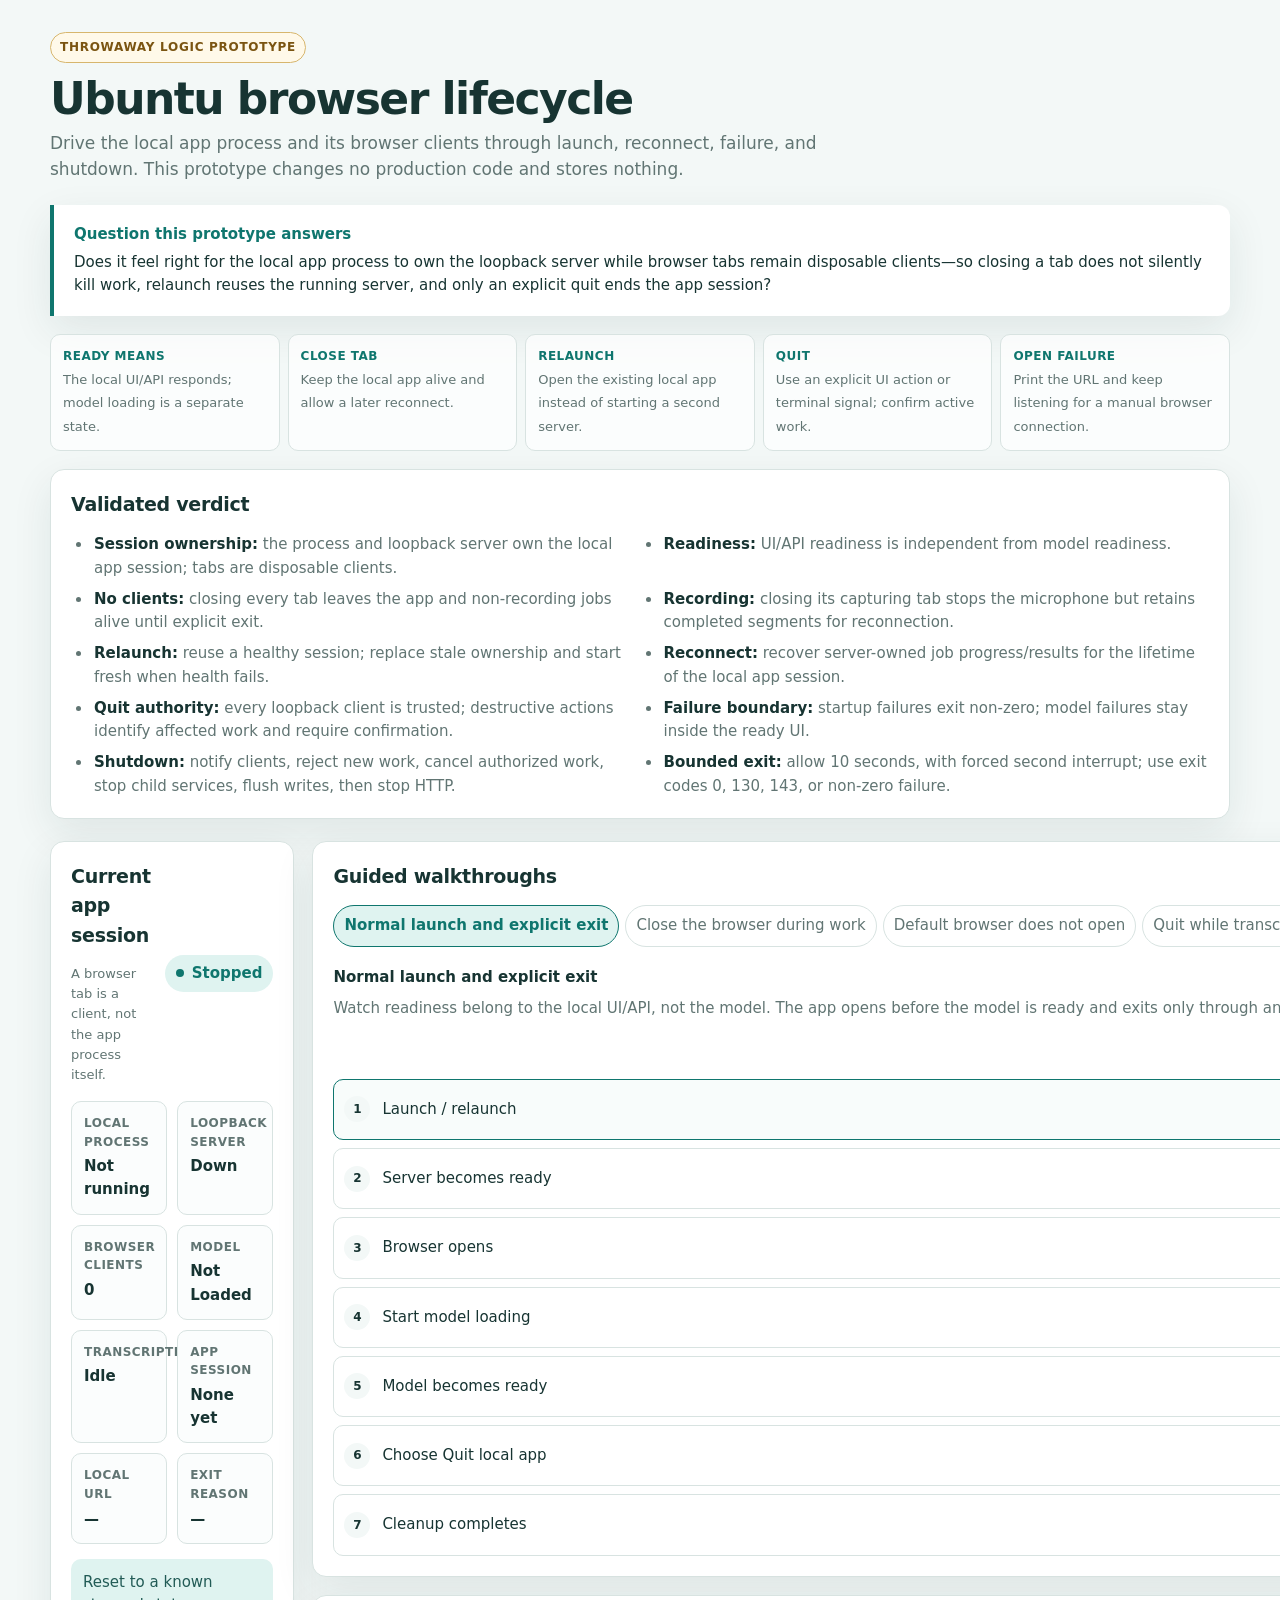
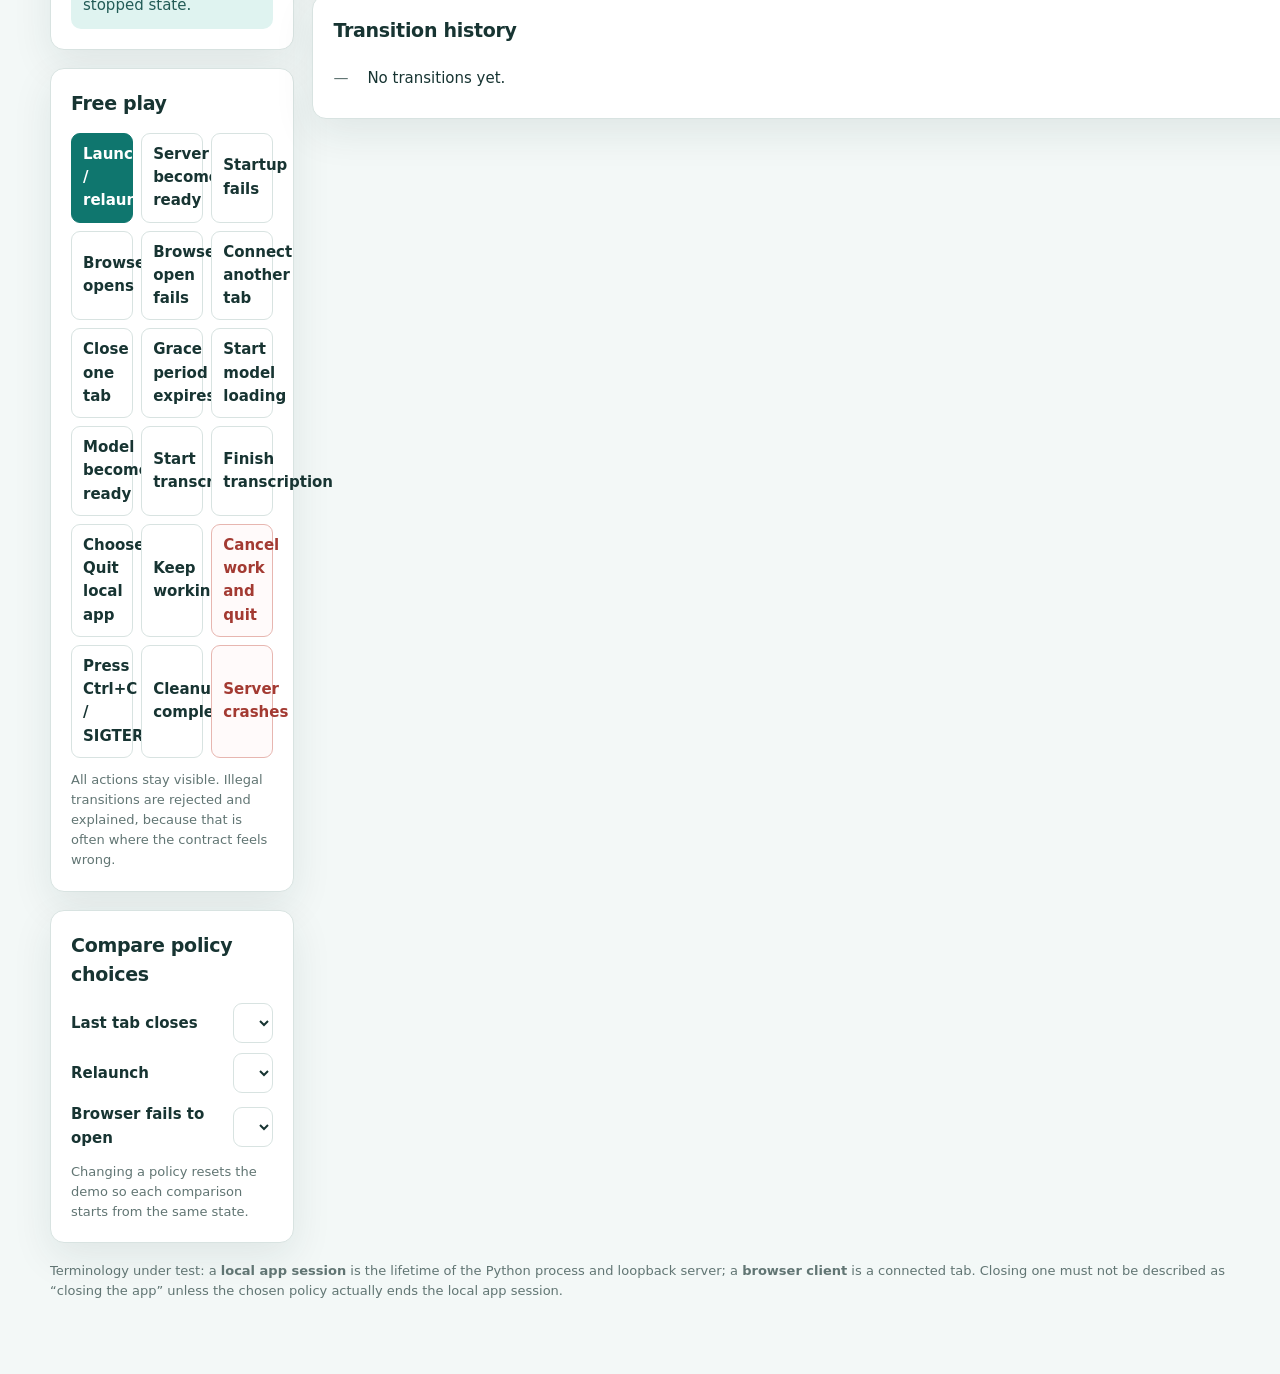
<file: webview/ubuntu-browser-lifecycle.prototype.html>
<!doctype html>
<html lang="en">
<head>
  <meta charset="utf-8">
  <meta name="viewport" content="width=device-width, initial-scale=1">
  <title>PROTOTYPE — Ubuntu browser lifecycle</title>
  <style>
    :root {
      color-scheme: light;
      --ink: #173432;
      --muted: #617573;
      --line: #d8e3e1;
      --paper: #ffffff;
      --wash: #f3f8f7;
      --accent: #0f766e;
      --accent-soft: #dff3f0;
      --warn: #9a6700;
      --warn-soft: #fff4cf;
      --danger: #a33a32;
      --danger-soft: #fde8e5;
      --shadow: 0 14px 40px rgba(23, 52, 50, 0.09);
    }

    * { box-sizing: border-box; }
    body {
      margin: 0;
      background: var(--wash);
      color: var(--ink);
      font: 15px/1.55 Inter, ui-sans-serif, system-ui, -apple-system, BlinkMacSystemFont, "Segoe UI", sans-serif;
    }
    button, select { font: inherit; }
    button { cursor: pointer; }
    .shell { width: min(1180px, calc(100% - 32px)); margin: 32px auto 72px; }
    .eyebrow {
      display: inline-flex;
      padding: 5px 9px;
      border: 1px solid #d7b66d;
      border-radius: 999px;
      color: #7a5411;
      background: #fff9e9;
      font-size: 12px;
      font-weight: 750;
      letter-spacing: .06em;
      text-transform: uppercase;
    }
    h1 { margin: 12px 0 8px; font-size: clamp(28px, 4vw, 44px); line-height: 1.08; letter-spacing: -.035em; }
    h2 { margin: 0 0 14px; font-size: 19px; letter-spacing: -.015em; }
    h3 { margin: 0 0 8px; font-size: 15px; }
    p { margin: 0; }
    .lede { max-width: 850px; color: var(--muted); font-size: 17px; }
    .question {
      margin-top: 22px;
      padding: 18px 20px;
      border-left: 4px solid var(--accent);
      background: var(--paper);
      border-radius: 0 12px 12px 0;
      box-shadow: var(--shadow);
    }
    .question strong { display: block; margin-bottom: 5px; color: var(--accent); }
    .recommendation {
      margin-top: 18px;
      display: grid;
      grid-template-columns: repeat(5, minmax(0, 1fr));
      gap: 8px;
    }
    .rule {
      padding: 12px;
      border: 1px solid var(--line);
      border-radius: 10px;
      background: rgba(255,255,255,.72);
    }
    .rule b { display: block; margin-bottom: 3px; font-size: 12px; color: var(--accent); text-transform: uppercase; letter-spacing: .04em; }
    .rule span { font-size: 13px; color: var(--muted); }
    .verdict { margin-top: 18px; }
    .verdict-list { display: grid; grid-template-columns: repeat(2, minmax(0, 1fr)); gap: 8px 22px; margin: 0; padding-left: 21px; }
    .verdict-list li { padding-left: 2px; color: var(--muted); }
    .verdict-list strong { color: var(--ink); }
    .layout { display: grid; grid-template-columns: 1.05fr .95fr; gap: 18px; margin-top: 22px; align-items: start; }
    .stack { display: grid; gap: 18px; }
    .panel {
      padding: 20px;
      border: 1px solid var(--line);
      border-radius: 14px;
      background: var(--paper);
      box-shadow: var(--shadow);
    }
    .state-hero { display: flex; justify-content: space-between; gap: 14px; align-items: center; margin-bottom: 16px; }
    .phase {
      display: inline-flex;
      align-items: center;
      gap: 8px;
      padding: 7px 11px;
      border-radius: 999px;
      background: var(--accent-soft);
      color: var(--accent);
      font-weight: 750;
    }
    .phase::before { content: ""; width: 8px; height: 8px; border-radius: 50%; background: currentColor; }
    .phase[data-tone="warn"] { background: var(--warn-soft); color: var(--warn); }
    .phase[data-tone="danger"] { background: var(--danger-soft); color: var(--danger); }
    .state-grid { display: grid; grid-template-columns: repeat(2, minmax(0, 1fr)); gap: 10px; }
    .datum { min-height: 72px; padding: 12px; border: 1px solid var(--line); border-radius: 10px; background: #fbfdfd; }
    .datum dt { margin: 0 0 4px; color: var(--muted); font-size: 12px; font-weight: 700; text-transform: uppercase; letter-spacing: .04em; }
    .datum dd { margin: 0; font-weight: 700; overflow-wrap: anywhere; }
    .change { margin-top: 12px; padding: 12px; border-radius: 10px; background: var(--accent-soft); color: #225b56; }
    .change.invalid { background: var(--danger-soft); color: var(--danger); }
    .actions { display: grid; grid-template-columns: repeat(3, minmax(0, 1fr)); gap: 8px; }
    .btn {
      min-height: 42px;
      padding: 9px 11px;
      border: 1px solid var(--line);
      border-radius: 9px;
      background: #fff;
      color: var(--ink);
      font-weight: 670;
      text-align: left;
    }
    .btn:hover { border-color: #83bdb7; background: #f8fcfb; }
    .btn.primary { border-color: var(--accent); background: var(--accent); color: #fff; }
    .btn.danger { border-color: #e7b6b0; color: var(--danger); background: #fffafa; }
    .btn:disabled { cursor: not-allowed; opacity: .43; }
    .policies { display: grid; gap: 10px; }
    .policy { display: grid; grid-template-columns: 150px 1fr; gap: 12px; align-items: center; }
    .policy label { font-weight: 700; }
    select { width: 100%; padding: 9px 10px; border: 1px solid var(--line); border-radius: 9px; background: white; color: var(--ink); }
    .hint { margin-top: 12px; color: var(--muted); font-size: 13px; }
    .tabs { display: flex; gap: 6px; overflow-x: auto; padding-bottom: 3px; }
    .tab { white-space: nowrap; padding: 8px 10px; border: 1px solid var(--line); border-radius: 999px; background: white; color: var(--muted); }
    .tab.active { border-color: var(--accent); background: var(--accent-soft); color: var(--accent); font-weight: 750; }
    .scenario { margin-top: 16px; }
    .scenario-copy { min-height: 70px; color: var(--muted); }
    .steps { display: grid; gap: 8px; margin-top: 12px; }
    .step {
      display: grid;
      grid-template-columns: 28px 1fr auto;
      gap: 10px;
      align-items: center;
      padding: 10px;
      border: 1px solid var(--line);
      border-radius: 10px;
    }
    .step.current { border-color: var(--accent); background: #f8fcfb; }
    .step.done { opacity: .55; }
    .step-number { display: grid; place-items: center; width: 26px; height: 26px; border-radius: 50%; background: var(--wash); font-size: 12px; font-weight: 800; }
    .step button { padding: 7px 10px; border: 1px solid var(--accent); border-radius: 8px; color: var(--accent); background: #fff; font-weight: 700; }
    .log { max-height: 270px; overflow: auto; margin: 0; padding: 0; list-style: none; }
    .log li { display: grid; grid-template-columns: 26px 1fr; gap: 8px; padding: 8px 0; border-top: 1px solid var(--line); }
    .log li:first-child { border-top: 0; }
    .log-num { color: var(--muted); font-variant-numeric: tabular-nums; }
    .footer-note { margin-top: 18px; color: var(--muted); font-size: 13px; }
    code { padding: 2px 5px; border-radius: 5px; background: #edf4f3; font-family: ui-monospace, SFMono-Regular, Menlo, monospace; font-size: .92em; }

    @media (max-width: 900px) {
      .recommendation { grid-template-columns: repeat(2, minmax(0, 1fr)); }
      .layout { grid-template-columns: 1fr; }
    }
    @media (max-width: 620px) {
      .shell { width: min(100% - 20px, 1180px); margin-top: 18px; }
      .recommendation, .state-grid, .actions, .verdict-list { grid-template-columns: 1fr; }
      .policy { grid-template-columns: 1fr; gap: 4px; }
      .step { grid-template-columns: 28px 1fr; }
      .step button { grid-column: 2; }
    }
  </style>
</head>
<body>
  <main class="shell">
    <span class="eyebrow">Throwaway logic prototype</span>
    <h1>Ubuntu browser lifecycle</h1>
    <p class="lede">Drive the local app process and its browser clients through launch, reconnect, failure, and shutdown. This prototype changes no production code and stores nothing.</p>

    <section class="question">
      <strong>Question this prototype answers</strong>
      Does it feel right for the local app process to own the loopback server while browser tabs remain disposable clients—so closing a tab does not silently kill work, relaunch reuses the running server, and only an explicit quit ends the app session?
    </section>

    <section class="recommendation" aria-label="Recommended contract">
      <div class="rule"><b>Ready means</b><span>The local UI/API responds; model loading is a separate state.</span></div>
      <div class="rule"><b>Close tab</b><span>Keep the local app alive and allow a later reconnect.</span></div>
      <div class="rule"><b>Relaunch</b><span>Open the existing local app instead of starting a second server.</span></div>
      <div class="rule"><b>Quit</b><span>Use an explicit UI action or terminal signal; confirm active work.</span></div>
      <div class="rule"><b>Open failure</b><span>Print the URL and keep listening for a manual browser connection.</span></div>
    </section>

    <section class="panel verdict">
      <h2>Validated verdict</h2>
      <ul class="verdict-list">
        <li><strong>Session ownership:</strong> the process and loopback server own the local app session; tabs are disposable clients.</li>
        <li><strong>Readiness:</strong> UI/API readiness is independent from model readiness.</li>
        <li><strong>No clients:</strong> closing every tab leaves the app and non-recording jobs alive until explicit exit.</li>
        <li><strong>Recording:</strong> closing its capturing tab stops the microphone but retains completed segments for reconnection.</li>
        <li><strong>Relaunch:</strong> reuse a healthy session; replace stale ownership and start fresh when health fails.</li>
        <li><strong>Reconnect:</strong> recover server-owned job progress/results for the lifetime of the local app session.</li>
        <li><strong>Quit authority:</strong> every loopback client is trusted; destructive actions identify affected work and require confirmation.</li>
        <li><strong>Failure boundary:</strong> startup failures exit non-zero; model failures stay inside the ready UI.</li>
        <li><strong>Shutdown:</strong> notify clients, reject new work, cancel authorized work, stop child services, flush writes, then stop HTTP.</li>
        <li><strong>Bounded exit:</strong> allow 10 seconds, with forced second interrupt; use exit codes 0, 130, 143, or non-zero failure.</li>
      </ul>
    </section>

    <div class="layout">
      <div class="stack">
        <section class="panel">
          <div class="state-hero">
            <div>
              <h2>Current app session</h2>
              <p class="hint">A browser tab is a client, not the app process itself.</p>
            </div>
            <span class="phase" id="phase-pill">Stopped</span>
          </div>
          <dl class="state-grid" id="state-grid"></dl>
          <div class="change" id="last-change">Reset to a known stopped state.</div>
        </section>

        <section class="panel">
          <h2>Free play</h2>
          <div class="actions" id="free-actions"></div>
          <p class="hint">All actions stay visible. Illegal transitions are rejected and explained, because that is often where the contract feels wrong.</p>
        </section>

        <section class="panel">
          <h2>Compare policy choices</h2>
          <div class="policies">
            <div class="policy">
              <label for="last-tab-policy">Last tab closes</label>
              <select id="last-tab-policy">
                <option value="keep-alive">Keep app alive (recommended)</option>
                <option value="grace-period">Stop after a grace period</option>
                <option value="stop-now">Stop immediately</option>
              </select>
            </div>
            <div class="policy">
              <label for="relaunch-policy">Relaunch</label>
              <select id="relaunch-policy">
                <option value="reuse">Reuse running app (recommended)</option>
                <option value="refuse">Refuse with existing URL</option>
                <option value="parallel">Start another app process</option>
              </select>
            </div>
            <div class="policy">
              <label for="open-failure-policy">Browser fails to open</label>
              <select id="open-failure-policy">
                <option value="show-url">Keep server and show URL (recommended)</option>
                <option value="exit">Stop with a non-zero exit</option>
              </select>
            </div>
          </div>
          <p class="hint">Changing a policy resets the demo so each comparison starts from the same state.</p>
        </section>
      </div>

      <div class="stack">
        <section class="panel">
          <h2>Guided walkthroughs</h2>
          <div class="tabs" id="scenario-tabs"></div>
          <div class="scenario">
            <h3 id="scenario-title"></h3>
            <p class="scenario-copy" id="scenario-copy"></p>
            <div class="steps" id="scenario-steps"></div>
          </div>
        </section>

        <section class="panel">
          <h2>Transition history</h2>
          <ol class="log" id="history"></ol>
        </section>
      </div>
    </div>

    <p class="footer-note">Terminology under test: a <strong>local app session</strong> is the lifetime of the Python process and loopback server; a <strong>browser client</strong> is a connected tab. Closing one must not be described as “closing the app” unless the chosen policy actually ends the local app session.</p>
  </main>

  <script>
    // Portable state machine under test. It has no DOM or browser dependencies.
    const Lifecycle = (() => {
      const DEFAULT_POLICY = Object.freeze({
        lastTab: "keep-alive",
        relaunch: "reuse",
        openFailure: "show-url",
      });

      function initial(policy = DEFAULT_POLICY) {
        return {
          phase: "stopped",
          server: "down",
          browserClients: 0,
          model: "not loaded",
          work: "idle",
          url: "—",
          generation: 0,
          exitReason: "—",
          policy: { ...DEFAULT_POLICY, ...policy },
          lastChange: "Reset to a known stopped state.",
          invalid: false,
          history: [],
        };
      }

      function record(state, action, message, patch = {}, invalid = false) {
        const entry = `${action}: ${message}`;
        return {
          ...state,
          ...patch,
          policy: patch.policy ? { ...patch.policy } : state.policy,
          lastChange: message,
          invalid,
          history: [...state.history, entry],
        };
      }

      function reject(state, action, why) {
        return record(state, action, `Ignored — ${why}`, {}, true);
      }

      function transition(state, action) {
        switch (action.type) {
          case "LAUNCH":
            if (["starting", "waiting-for-browser", "running", "grace-period", "confirming-exit", "stopping"].includes(state.phase)) {
              if (state.policy.relaunch === "reuse" && state.server === "ready") {
                return record(state, action.type, "Reused the existing server and requested another browser client.");
              }
              if (state.policy.relaunch === "refuse") {
                return reject(state, action.type, `an app session already owns ${state.url}`);
              }
              if (state.policy.relaunch === "parallel") {
                return record(state, action.type, "A second independent app process would start (shown as a warning, not simulated).", {}, true);
              }
              return reject(state, action.type, "the existing app is not ready to reuse yet");
            }
            return record(state, action.type, "Started the local process; the browser is not opened until the loopback server is ready.", {
              phase: "starting",
              server: "starting",
              browserClients: 0,
              model: "not loaded",
              work: "idle",
              url: "—",
              generation: state.generation + 1,
              exitReason: "—",
            });

          case "SERVER_READY":
            if (state.phase !== "starting") return reject(state, action.type, "the server is not starting");
            return record(state, action.type, "The UI/API is ready. Model loading remains independent. Now attempt to open the browser.", {
              phase: "waiting-for-browser",
              server: "ready",
              url: `http://127.0.0.1:${8764 + state.generation}/`,
            });

          case "STARTUP_FAILED":
            if (state.phase !== "starting") return reject(state, action.type, "there is no startup in progress");
            return record(state, action.type, "Startup failed before a browser opened; report the cause in the terminal and exit non-zero.", {
              phase: "failed", server: "down", url: "—", exitReason: "startup failure",
            });

          case "AUTO_OPENED":
            if (state.phase !== "waiting-for-browser") return reject(state, action.type, "the server is not waiting for its first browser client");
            return record(state, action.type, "The first browser client connected. The app can be used while the model is still unloaded or loading.", {
              phase: "running", browserClients: 1,
            });

          case "AUTO_OPEN_FAILED":
            if (state.phase !== "waiting-for-browser") return reject(state, action.type, "no automatic browser open is pending");
            if (state.policy.openFailure === "exit") {
              return record(state, action.type, "No browser opened, so the process stopped with a non-zero exit.", {
                phase: "failed", server: "down", url: "—", exitReason: "browser unavailable",
              });
            }
            return record(state, action.type, `The server stays ready. Print ${state.url} and Ctrl+C instructions for manual connection.`);

          case "CLIENT_CONNECTED":
            if (state.server !== "ready" || ["confirming-exit", "stopping"].includes(state.phase)) {
              return reject(state, action.type, "the local server is not accepting browser clients");
            }
            return record(state, action.type, "A browser client connected or reconnected to the existing app session.", {
              phase: "running", browserClients: state.browserClients + 1,
            });

          case "CLIENT_CLOSED": {
            if (state.browserClients < 1) return reject(state, action.type, "there is no connected browser client");
            const remaining = state.browserClients - 1;
            if (remaining > 0) {
              return record(state, action.type, `${remaining} browser client(s) remain; the app session continues.`, { browserClients: remaining });
            }
            if (state.policy.lastTab === "stop-now") {
              return record(state, action.type, "The last browser client closed, so shutdown began immediately—even if work was active.", {
                phase: "stopping", server: "stopping", browserClients: 0, exitReason: "last browser closed",
              }, state.work === "active");
            }
            if (state.policy.lastTab === "grace-period") {
              return record(state, action.type, "No browser clients remain. A grace-period countdown started; reconnecting cancels it.", {
                phase: "grace-period", browserClients: 0,
              });
            }
            return record(state, action.type, "No browser clients remain, but the local app and any work stay alive for a later reconnect.", {
              phase: "waiting-for-browser", browserClients: 0,
            });
          }

          case "GRACE_EXPIRED":
            if (state.phase !== "grace-period") return reject(state, action.type, "there is no shutdown grace period");
            if (state.work === "active") return reject(state, action.type, "active work prevents unattended grace-period shutdown");
            return record(state, action.type, "The grace period expired while idle; shutdown began.", {
              phase: "stopping", server: "stopping", exitReason: "idle grace expired",
            });

          case "MODEL_LOADING":
            if (state.server !== "ready") return reject(state, action.type, "the local UI/API is not ready");
            return record(state, action.type, "Model loading started without changing app readiness.", { model: "loading" });

          case "MODEL_READY":
            if (state.model !== "loading") return reject(state, action.type, "the model is not loading");
            return record(state, action.type, "The model is ready for transcription.", { model: "ready" });

          case "WORK_STARTED":
            if (state.server !== "ready") return reject(state, action.type, "the local server is not ready");
            if (state.model !== "ready") return reject(state, action.type, "the model is not ready");
            if (state.work !== "idle") return reject(state, action.type, "work is already active");
            return record(state, action.type, "A transcription started. Closing a browser client must not silently kill it.", { work: "active" });

          case "WORK_FINISHED":
            if (state.work !== "active") return reject(state, action.type, "there is no active transcription");
            return record(state, action.type, "The active transcription finished.", { work: "idle" });

          case "REQUEST_QUIT":
            if (state.server !== "ready") return reject(state, action.type, "there is no running app session to quit");
            if (state.work === "active") {
              return record(state, action.type, "Explicit quit requested during active work. Ask whether to cancel work and exit.", {
                phase: "confirming-exit",
              });
            }
            return record(state, action.type, "Explicit quit accepted; stop accepting work and begin graceful shutdown.", {
              phase: "stopping", server: "stopping", exitReason: "explicit quit",
            });

          case "CANCEL_QUIT":
            if (state.phase !== "confirming-exit") return reject(state, action.type, "no quit confirmation is open");
            return record(state, action.type, "Quit was cancelled; active work and the app session continue.", {
              phase: state.browserClients > 0 ? "running" : "waiting-for-browser",
            });

          case "CONFIRM_QUIT":
            if (state.phase !== "confirming-exit") return reject(state, action.type, "no quit confirmation is open");
            return record(state, action.type, "Cancel active work, stop optional child services, then stop the loopback server.", {
              phase: "stopping", server: "stopping", work: "cancelling", exitReason: "confirmed quit",
            });

          case "TERMINAL_STOP":
            if (!["starting", "waiting-for-browser", "running", "grace-period", "confirming-exit"].includes(state.phase)) {
              return reject(state, action.type, "the process is not running");
            }
            return record(state, action.type, "Ctrl+C or SIGTERM triggers the same cleanup without an interactive prompt.", {
              phase: "stopping", server: state.server === "down" ? "down" : "stopping",
              work: state.work === "active" ? "cancelling" : state.work,
              exitReason: "terminal signal",
            });

          case "SHUTDOWN_COMPLETE":
            if (state.phase !== "stopping") return reject(state, action.type, "shutdown has not started");
            return record(state, action.type, "The server and process stopped. Any still-open page shows a disconnected/stopped state and can offer relaunch instructions.", {
              phase: "stopped", server: "down", work: "idle", model: "not loaded", url: "—",
            });

          case "SERVER_CRASHED":
            if (state.server === "down") return reject(state, action.type, "the server is already down");
            return record(state, action.type, "The server disappeared unexpectedly. Connected pages become disconnected and instruct the user to relaunch.", {
              phase: "failed", server: "down", work: "idle", model: "not loaded", url: "—", exitReason: "unexpected server loss",
            });

          default:
            return reject(state, action.type, "unknown action");
        }
      }

      return Object.freeze({ initial, transition });
    })();
  </script>

  <script>
    // Throwaway presentation shell around the portable state machine above.
    const actionLabels = {
      LAUNCH: "Launch / relaunch",
      SERVER_READY: "Server becomes ready",
      STARTUP_FAILED: "Startup fails",
      AUTO_OPENED: "Browser opens",
      AUTO_OPEN_FAILED: "Browser open fails",
      CLIENT_CONNECTED: "Connect another tab",
      CLIENT_CLOSED: "Close one tab",
      GRACE_EXPIRED: "Grace period expires",
      MODEL_LOADING: "Start model loading",
      MODEL_READY: "Model becomes ready",
      WORK_STARTED: "Start transcription",
      WORK_FINISHED: "Finish transcription",
      REQUEST_QUIT: "Choose Quit local app",
      CANCEL_QUIT: "Keep working",
      CONFIRM_QUIT: "Cancel work and quit",
      TERMINAL_STOP: "Press Ctrl+C / SIGTERM",
      SHUTDOWN_COMPLETE: "Cleanup completes",
      SERVER_CRASHED: "Server crashes",
    };

    const scenarios = [
      {
        title: "Normal launch and explicit exit",
        copy: "Watch readiness belong to the local UI/API, not the model. The app opens before the model is ready and exits only through an explicit action.",
        actions: ["LAUNCH", "SERVER_READY", "AUTO_OPENED", "MODEL_LOADING", "MODEL_READY", "REQUEST_QUIT", "SHUTDOWN_COMPLETE"],
      },
      {
        title: "Close the browser during work",
        copy: "The awkward case: a transcription is active when the last tab closes. Under the recommended contract, work and the server survive; relaunch reconnects to the same app session.",
        actions: ["LAUNCH", "SERVER_READY", "AUTO_OPENED", "MODEL_LOADING", "MODEL_READY", "WORK_STARTED", "CLIENT_CLOSED", "LAUNCH", "CLIENT_CONNECTED", "WORK_FINISHED"],
      },
      {
        title: "Default browser does not open",
        copy: "A source user may have no runnable default browser. The recommended path keeps the loopback server alive, prints the URL, and permits a manual connection instead of hanging silently.",
        actions: ["LAUNCH", "SERVER_READY", "AUTO_OPEN_FAILED", "CLIENT_CONNECTED", "TERMINAL_STOP", "SHUTDOWN_COMPLETE"],
      },
      {
        title: "Quit while transcription is active",
        copy: "Explicit Quit is not permission to silently discard work. The UI asks; declining returns to work, while confirming cancels the job and performs cleanup.",
        actions: ["LAUNCH", "SERVER_READY", "AUTO_OPENED", "MODEL_LOADING", "MODEL_READY", "WORK_STARTED", "REQUEST_QUIT", "CANCEL_QUIT", "REQUEST_QUIT", "CONFIRM_QUIT", "SHUTDOWN_COMPLETE"],
      },
      {
        title: "Unexpected server loss",
        copy: "A loaded browser page cannot keep the Python process alive. When the server disappears, the page becomes disconnected and the next launch starts a new app session.",
        actions: ["LAUNCH", "SERVER_READY", "AUTO_OPENED", "SERVER_CRASHED", "LAUNCH", "SERVER_READY", "AUTO_OPENED"],
      },
    ];

    const actionOrder = Object.keys(actionLabels);
    const stateGrid = document.querySelector("#state-grid");
    const phasePill = document.querySelector("#phase-pill");
    const lastChange = document.querySelector("#last-change");
    const historyEl = document.querySelector("#history");
    const actionsEl = document.querySelector("#free-actions");
    let state = Lifecycle.initial();
    let scenarioIndex = 0;
    let stepIndex = 0;

    function titleCase(value) {
      return String(value).replaceAll("-", " ").replace(/\b\w/g, c => c.toUpperCase());
    }

    function toneFor(phase) {
      if (["failed"].includes(phase)) return "danger";
      if (["starting", "waiting-for-browser", "grace-period", "confirming-exit", "stopping"].includes(phase)) return "warn";
      return "normal";
    }

    function render() {
      phasePill.textContent = titleCase(state.phase);
      phasePill.dataset.tone = toneFor(state.phase);
      const data = [
        ["Local process", ["stopped", "failed"].includes(state.phase) ? "Not running" : "Running"],
        ["Loopback server", titleCase(state.server)],
        ["Browser clients", String(state.browserClients)],
        ["Model", titleCase(state.model)],
        ["Transcription", titleCase(state.work)],
        ["App session", state.generation ? `Generation ${state.generation}` : "None yet"],
        ["Local URL", state.url],
        ["Exit reason", state.exitReason],
      ];
      stateGrid.innerHTML = data.map(([label, value]) => `<div class="datum"><dt>${label}</dt><dd>${value}</dd></div>`).join("");
      lastChange.textContent = state.lastChange;
      lastChange.classList.toggle("invalid", state.invalid);
      historyEl.innerHTML = state.history.length
        ? state.history.map((entry, i) => `<li><span class="log-num">${i + 1}</span><span>${entry}</span></li>`).join("")
        : '<li><span class="log-num">—</span><span>No transitions yet.</span></li>';
      historyEl.scrollTop = historyEl.scrollHeight;
      renderScenario();
    }

    function dispatch(type) {
      state = Lifecycle.transition(state, { type });
      render();
    }

    actionOrder.forEach(type => {
      const button = document.createElement("button");
      button.className = `btn${type === "LAUNCH" ? " primary" : ""}${["CONFIRM_QUIT", "SERVER_CRASHED"].includes(type) ? " danger" : ""}`;
      button.textContent = actionLabels[type];
      button.addEventListener("click", () => dispatch(type));
      actionsEl.appendChild(button);
    });

    function resetForScenario() {
      const policy = {
        lastTab: document.querySelector("#last-tab-policy").value,
        relaunch: document.querySelector("#relaunch-policy").value,
        openFailure: document.querySelector("#open-failure-policy").value,
      };
      state = Lifecycle.initial(policy);
      stepIndex = 0;
      render();
    }

    function renderScenario() {
      const scenario = scenarios[scenarioIndex];
      document.querySelector("#scenario-title").textContent = scenario.title;
      document.querySelector("#scenario-copy").textContent = scenario.copy;
      document.querySelector("#scenario-steps").innerHTML = scenario.actions.map((type, i) => `
        <div class="step ${i === stepIndex ? "current" : ""} ${i < stepIndex ? "done" : ""}">
          <span class="step-number">${i + 1}</span>
          <span>${actionLabels[type]}</span>
          <button data-step="${i}" ${i !== stepIndex ? "disabled" : ""}>Run step</button>
        </div>
      `).join("");
      document.querySelectorAll("[data-step]").forEach(button => {
        button.addEventListener("click", () => {
          const i = Number(button.dataset.step);
          if (i !== stepIndex) return;
          dispatch(scenario.actions[i]);
          stepIndex += 1;
          render();
        });
      });
    }

    const tabs = document.querySelector("#scenario-tabs");
    scenarios.forEach((scenario, i) => {
      const button = document.createElement("button");
      button.className = `tab${i === 0 ? " active" : ""}`;
      button.textContent = scenario.title;
      button.addEventListener("click", () => {
        scenarioIndex = i;
        tabs.querySelectorAll(".tab").forEach((tab, tabIndex) => tab.classList.toggle("active", tabIndex === i));
        resetForScenario();
      });
      tabs.appendChild(button);
    });

    ["last-tab-policy", "relaunch-policy", "open-failure-policy"].forEach(id => {
      document.querySelector(`#${id}`).addEventListener("change", resetForScenario);
    });

    resetForScenario();
  </script>
</body>
</html>
</file>
